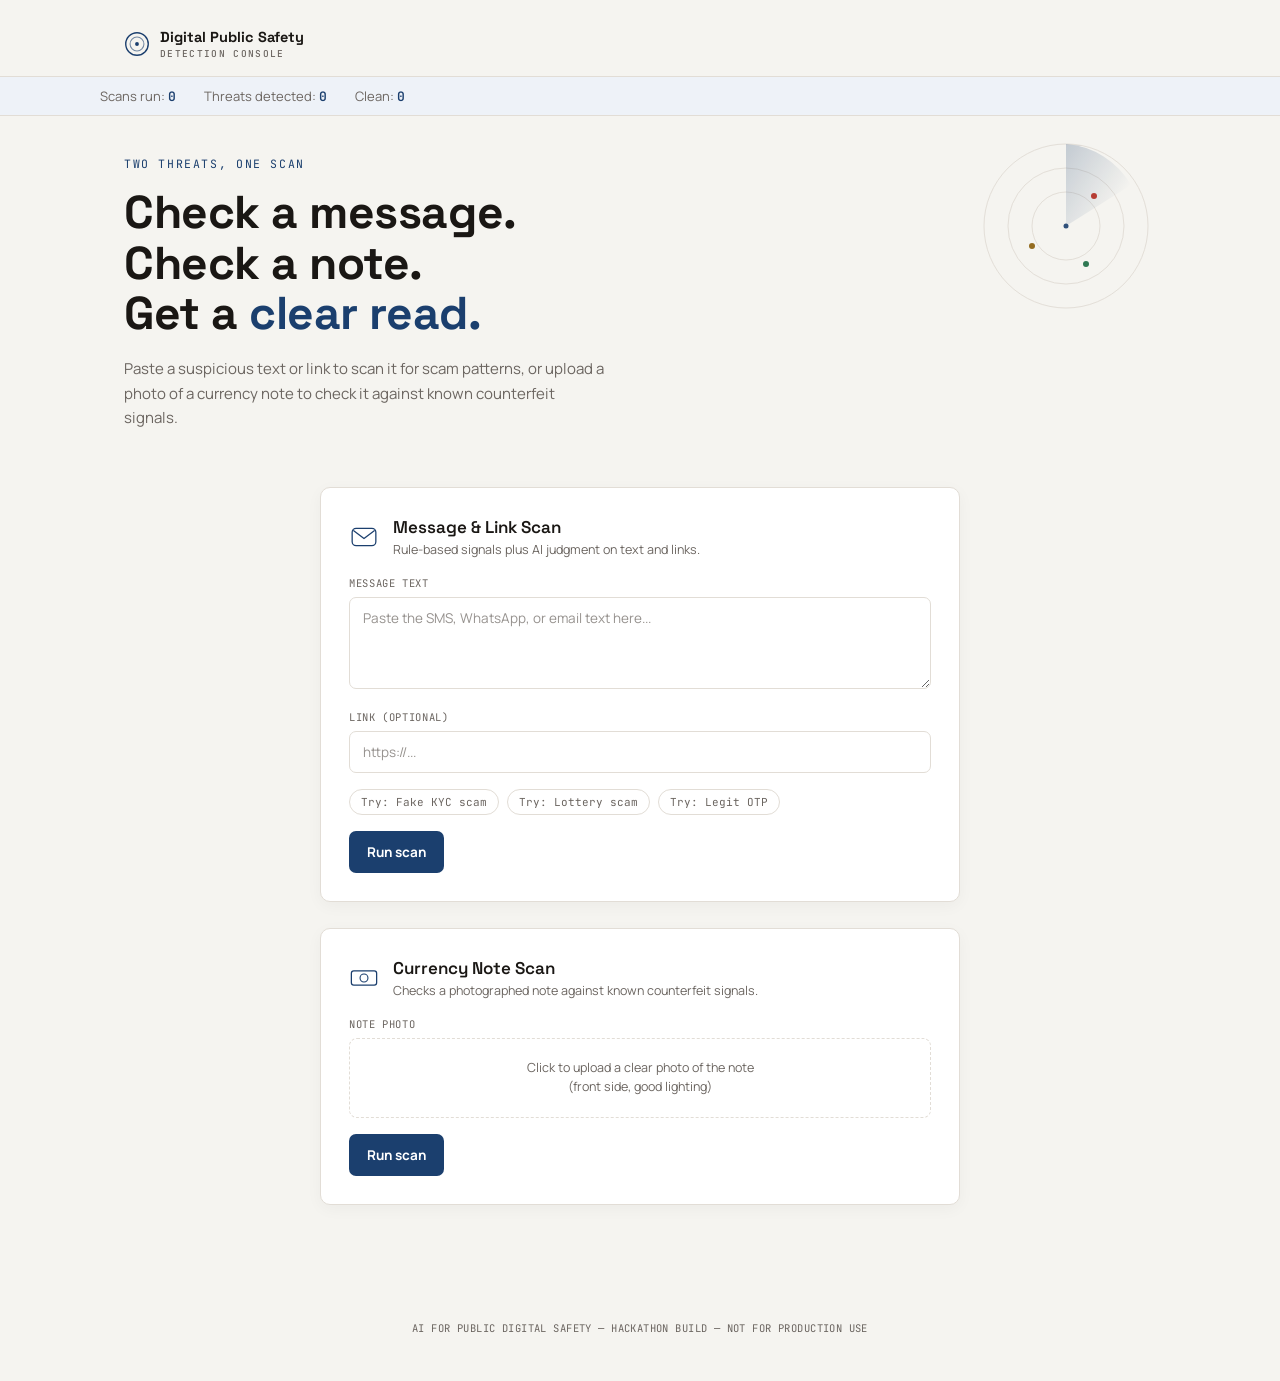
<file: frontend/index.html>
<!DOCTYPE html>
<html lang="en">
<head>
<meta charset="UTF-8">
<meta name="viewport" content="width=device-width, initial-scale=1.0">
<title>Digital Public Safety — Detection Console</title>
<link rel="preconnect" href="https://fonts.googleapis.com">
<link href="https://fonts.googleapis.com/css2?family=Space+Grotesk:wght@500;600;700&family=Manrope:wght@400;500;600;700&family=JetBrains+Mono:wght@500;600&display=swap" rel="stylesheet">
<style>
  :root{
    --bg:#F5F4F0;
    --panel:#FFFFFF;
    --line:#E2DDD6;
    --brand:#1B3F6E;
    --brand-light:#EEF2F8;
    --safe:#1A6B42;
    --alert:#B02A20;
    --pending:#8A5E0A;
    --text-hi:#1A1714;
    --text-dim:#6B6560;
  }
  *{box-sizing:border-box;}
  html,body{margin:0;padding:0;}
  body{
    background:var(--bg);
    color:var(--text-hi);
    font-family:'Manrope', sans-serif;
    min-height:100vh;
  }
  @media (prefers-reduced-motion: reduce){
    *{animation-duration:0.01ms !important; transition-duration:0.01ms !important;}
  }

  /* ---------- nav ---------- */
  nav{
    display:flex;
    align-items:center;
    gap:10px;
    max-width:1080px;
    margin:0 auto;
    padding:28px 24px 16px;
  }
  .brand-mark svg{width:26px; height:26px; display:block;}
  .brand-word{
    font-family:'Space Grotesk', sans-serif;
    font-weight:700;
    font-size:14.5px;
    color:var(--text-hi);
  }
  .brand-word small{
    display:block;
    font-family:'JetBrains Mono', monospace;
    font-weight:500;
    font-size:9.5px;
    letter-spacing:0.14em;
    color:var(--text-dim);
    margin-top:1px;
  }

  /* ---------- stats bar ---------- */
  .stats-bar{
    background:var(--brand-light);
    border-top:1px solid var(--line);
    border-bottom:1px solid var(--line);
    padding:10px 24px;
  }
  .stats-container{
    max-width:1080px;
    margin:0 auto;
    display:flex;
    align-items:center;
    gap:28px;
    font-size:13px;
    color:var(--text-dim);
  }
  .stat-num{
    font-family:'JetBrains Mono', monospace;
    font-weight:600;
    color:var(--brand);
  }
  @media (max-width:600px){
    .stats-container{gap:14px; font-size:12px; flex-wrap:wrap;}
  }

  /* ---------- hero ---------- */
  .hero{
    max-width:1080px;
    margin:0 auto;
    padding:40px 24px 10px;
    position:relative;
  }
  .radar-hero{
    position:absolute;
    top:20px; right:24px;
    width:180px; height:180px;
    opacity:0.9;
  }
  @media (max-width:760px){
    .radar-hero{ position:static; width:130px; height:130px; margin:0 0 18px; opacity:0.8; }
  }
  .radar-hero svg{width:100%; height:100%;}
  .radar-ring{fill:none; stroke:var(--line); stroke-width:1;}
  .radar-sweep{transform-origin:90px 90px; animation:sweep 5s linear infinite;}
  @keyframes sweep{to{transform:rotate(360deg);}}
  .radar-blip{animation:blip 2.6s ease-in-out infinite;}
  .radar-blip.b2{animation-delay:0.9s;}
  .radar-blip.b3{animation-delay:1.7s;}
  @keyframes blip{0%,100%{opacity:0;} 50%{opacity:1;}}

  .eyebrow{
    font-family:'JetBrains Mono', monospace;
    font-size:11.5px;
    letter-spacing:0.14em;
    text-transform:uppercase;
    color:var(--brand);
    margin-bottom:16px;
  }
  .hero h1{
    font-family:'Space Grotesk', sans-serif;
    font-weight:700;
    font-size:clamp(30px, 5vw, 46px);
    line-height:1.1;
    letter-spacing:-0.01em;
    margin:0 0 18px;
    max-width:600px;
    color:var(--text-hi);
  }
  .hero h1 em{color:var(--brand); font-style:normal;}
  .hero p{
    color:var(--text-dim);
    font-size:15px;
    line-height:1.65;
    max-width:480px;
    margin:0;
  }

  /* ---------- panels ---------- */
  .panels{
    max-width:1080px;
    margin:46px auto 0;
    padding:0 24px 90px;
  }
  .panel{
    background:var(--panel);
    border:1px solid var(--line);
    border-radius:10px;
    padding:28px;
    margin:0 auto 26px;
    max-width:640px;
    box-shadow:0 4px 16px rgba(0,0,0,0.04);
  }

  .panel-top{
    display:flex;
    align-items:center;
    gap:14px;
    margin-bottom:18px;
  }
  .panel-icon{width:30px; height:30px; flex-shrink:0;}
  .panel h2{
    font-family:'Space Grotesk', sans-serif;
    font-weight:600;
    font-size:17px;
    margin:0 0 3px;
    color:var(--text-hi);
  }
  .panel .sub{
    color:var(--text-dim);
    font-size:12.5px;
    margin:0;
  }

  label{
    display:block;
    font-family:'JetBrains Mono', monospace;
    font-size:10.5px;
    letter-spacing:0.06em;
    text-transform:uppercase;
    color:var(--text-dim);
    margin-bottom:7px;
  }
  .field{margin-bottom:16px;}
  textarea, input[type=text]{
    width:100%;
    background:#FFFFFF;
    border:1px solid var(--line);
    color:var(--text-hi);
    border-radius:7px;
    padding:11px 13px;
    font-family:'Manrope', sans-serif;
    font-size:13.5px;
    resize:vertical;
    transition:border-color 0.2s;
  }
  textarea{min-height:92px;}
  textarea:focus, input:focus, button:focus-visible, .dropzone:focus-within{
    outline:none;
    border-color:var(--brand);
  }
  ::placeholder{color:var(--text-dim); opacity:0.7;}

  /* ---------- sample pills ---------- */
  .sample-pills{
    display:flex;
    flex-wrap:wrap;
    gap:8px;
    margin-bottom:16px;
  }
  .sample-pill{
    background:transparent;
    border:1px solid var(--line);
    color:var(--text-dim);
    font-family:'JetBrains Mono', monospace;
    font-size:11px;
    padding:5px 11px;
    border-radius:20px;
    cursor:pointer;
    transition:border-color 0.2s, color 0.2s, background 0.2s;
  }
  .sample-pill:hover{
    border-color:var(--brand);
    color:var(--brand);
    background:var(--brand-light);
  }

  .dropzone{
    background:#FFFFFF;
    border:1.5px dashed var(--line);
    border-radius:8px;
    padding:20px;
    text-align:center;
    cursor:pointer;
    transition:border-color 0.2s, background 0.2s;
  }
  .dropzone:hover{border-color:var(--brand); background:var(--brand-light);}
  .dropzone p{margin:0; font-size:12.5px; color:var(--text-dim); line-height:1.5;}
  .dropzone.has-image{padding:10px;}
  .dropzone img{max-width:100%; max-height:150px; border-radius:6px; display:block; margin:0 auto;}

  button.action{
    background:var(--brand);
    color:#FFFFFF;
    border:none;
    border-radius:7px;
    padding:12px 18px;
    font-family:'Manrope', sans-serif;
    font-weight:700;
    font-size:13.5px;
    cursor:pointer;
    display:flex; align-items:center; justify-content:center; gap:8px;
    transition:background 0.2s;
  }
  button.action:hover{background:#122D50;}
  button.action:disabled{opacity:0.5; cursor:not-allowed;}
  .spinner{
    width:13px;height:13px;
    border:2px solid rgba(255,255,255,0.35);
    border-top-color:#FFFFFF;
    border-radius:50%;
    animation:spin .7s linear infinite;
    display:none;
  }
  button.action.loading .spinner{display:inline-block;}
  button.action.loading .btn-label{display:none;}
  @keyframes spin{to{transform:rotate(360deg);}}

  .error-msg{
    display:none;
    color:var(--alert);
    background:rgba(176,42,32,0.06);
    font-size:12.5px;
    margin-top:12px;
    padding:10px 12px;
    border-radius:6px;
    border-left:3px solid var(--alert);
  }
  .error-msg.show{display:block;}

  /* ---------- reading ---------- */
  .reading{
    display:none;
    margin-top:22px;
    padding-top:20px;
    border-top:1px solid var(--line);
    align-items:flex-start;
    gap:18px;
  }
  .reading.show{display:flex;}
  @media (max-width:420px){
    .reading.show{flex-direction:column; align-items:center; text-align:center;}
  }
  .gauge{width:70px; height:70px; flex-shrink:0; position:relative;}
  .gauge svg{width:100%; height:100%; transform:rotate(-90deg);}
  .gauge-track{fill:none; stroke:var(--line); stroke-width:6;}
  .gauge-fill{fill:none; stroke-width:6; stroke-linecap:round; transition:stroke-dashoffset 0.7s cubic-bezier(.4,0,.2,1);}
  .gauge-pct{
    position:absolute; inset:0;
    display:flex; align-items:center; justify-content:center;
    font-family:'JetBrains Mono', monospace;
    font-weight:600;
    font-size:12px;
    color:var(--text-hi);
  }
  .reading-body{flex:1; width:100%;}
  .verdict-badge{
    display:inline-block;
    font-family:'Space Grotesk', sans-serif;
    font-weight:700;
    font-size:13px;
    text-transform:uppercase;
    letter-spacing:0.03em;
    padding:4px 10px;
    border-radius:5px;
    margin-bottom:8px;
  }
  .verdict-badge.v-scam, .verdict-badge.v-fake{ background:rgba(176,42,32,0.1); color:var(--alert); }
  .verdict-badge.v-safe, .verdict-badge.v-real{ background:rgba(26,107,66,0.1); color:var(--safe); }
  .verdict-badge.v-suspicious{ background:rgba(138,94,10,0.1); color:var(--pending); }
  .reading-explain{font-size:13.5px; line-height:1.55; color:var(--text-hi);}
  .reading-tags{margin-top:9px; display:flex; flex-wrap:wrap; gap:6px;}
  .reading-tags span{
    font-family:'JetBrains Mono', monospace;
    font-size:10px;
    border:1px solid var(--line);
    background:var(--brand-light);
    padding:3px 8px;
    border-radius:5px;
    color:var(--brand);
  }

  /* ---------- signals breakdown ---------- */
  .signals-section{
    margin-top:16px;
    padding-top:14px;
    border-top:1px dashed var(--line);
  }
  .signals-title{
    font-family:'JetBrains Mono', monospace;
    font-size:10.5px;
    letter-spacing:0.06em;
    text-transform:uppercase;
    color:var(--text-dim);
    margin-bottom:10px;
  }
  .signal-row{
    display:flex;
    align-items:center;
    gap:8px;
    font-size:12.5px;
    color:var(--text-hi);
    margin-bottom:6px;
  }
  .signal-dot{
    width:7px;
    height:7px;
    border-radius:50%;
    flex-shrink:0;
  }
  .signal-dot.dot-heuristic{
    background:var(--alert);
  }
  .signal-dot.dot-llm{
    background:#2563EB;
  }

  footer{
    text-align:center;
    padding:0 20px 46px;
    font-family:'JetBrains Mono', monospace;
    font-size:10.5px;
    letter-spacing:0.04em;
    color:var(--text-dim);
  }
</style>
</head>
<body>

<nav>
  <div class="brand-mark">
    <svg viewBox="0 0 30 30"><circle cx="15" cy="15" r="13" fill="none" stroke="var(--brand)" stroke-width="1.6"/><circle cx="15" cy="15" r="8" fill="none" stroke="var(--brand)" stroke-width="1.2" opacity="0.6"/><circle cx="15" cy="15" r="2.2" fill="var(--brand)"/></svg>
  </div>
  <div class="brand-word">Digital Public Safety<small>DETECTION CONSOLE</small></div>
</nav>

<div class="stats-bar">
  <div class="stats-container">
    <div class="stat-item">Scans run: <span id="stat-scans" class="stat-num">0</span></div>
    <div class="stat-item">Threats detected: <span id="stat-threats" class="stat-num">0</span></div>
    <div class="stat-item">Clean: <span id="stat-clean" class="stat-num">0</span></div>
  </div>
</div>

<div class="hero">
  <div class="radar-hero">
    <svg viewBox="0 0 180 180">
      <circle class="radar-ring" cx="90" cy="90" r="34"/>
      <circle class="radar-ring" cx="90" cy="90" r="58"/>
      <circle class="radar-ring" cx="90" cy="90" r="82"/>
      <g class="radar-sweep">
        <path d="M90,90 L90,8 A82,82 0 0,1 155,49 Z" fill="url(#sweepGrad)"/>
      </g>
      <defs>
        <linearGradient id="sweepGrad" x1="90" y1="8" x2="155" y2="49" gradientUnits="userSpaceOnUse">
          <stop offset="0" stop-color="#1B3F6E" stop-opacity="0.25"/>
          <stop offset="1" stop-color="#1B3F6E" stop-opacity="0"/>
        </linearGradient>
      </defs>
      <circle class="radar-blip" cx="118" cy="60" r="3" fill="var(--alert)"/>
      <circle class="radar-blip b2" cx="56" cy="110" r="3" fill="var(--pending)"/>
      <circle class="radar-blip b3" cx="110" cy="128" r="3" fill="var(--safe)"/>
      <circle cx="90" cy="90" r="2.5" fill="var(--brand)"/>
    </svg>
  </div>

  <div class="eyebrow">Two threats, one scan</div>
  <h1>Check a message.<br>Check a note.<br>Get a <em>clear read.</em></h1>
  <p>Paste a suspicious text or link to scan it for scam patterns, or upload a photo of a currency note to check it against known counterfeit signals.</p>
</div>

<div class="panels">

  <section class="panel" id="panel-scam">
    <div class="panel-top">
      <svg class="panel-icon" viewBox="0 0 38 38" fill="none">
        <rect x="4" y="8" width="30" height="22" rx="5" stroke="var(--brand)" stroke-width="1.6"/>
        <path d="M6 11l13 10 13-10" stroke="var(--brand)" stroke-width="1.6" stroke-linecap="round" stroke-linejoin="round"/>
      </svg>
      <div>
        <h2>Message &amp; Link Scan</h2>
        <p class="sub">Rule-based signals plus AI judgment on text and links.</p>
      </div>
    </div>

    <div class="field">
      <label for="scam-text">Message text</label>
      <textarea id="scam-text" placeholder="Paste the SMS, WhatsApp, or email text here..."></textarea>
    </div>
    <div class="field">
      <label for="scam-url">Link (optional)</label>
      <input type="text" id="scam-url" placeholder="https://...">
    </div>

    <div class="sample-pills">
      <button type="button" class="sample-pill" onclick="loadSample('kyc')">Try: Fake KYC scam</button>
      <button type="button" class="sample-pill" onclick="loadSample('lottery')">Try: Lottery scam</button>
      <button type="button" class="sample-pill" onclick="loadSample('otp')">Try: Legit OTP</button>
    </div>

    <button class="action" id="scam-btn" onclick="checkScam()">
      <span class="spinner"></span>
      <span class="btn-label">Run scan</span>
    </button>

    <div class="error-msg" id="scam-error"></div>
    <div class="reading" id="scam-reading"></div>
  </section>

  <section class="panel" id="panel-currency">
    <div class="panel-top">
      <svg class="panel-icon" viewBox="0 0 38 38" fill="none">
        <rect x="3" y="10" width="32" height="18" rx="3" stroke="var(--brand)" stroke-width="1.6"/>
        <circle cx="19" cy="19" r="5" stroke="var(--brand)" stroke-width="1.4"/>
      </svg>
      <div>
        <h2>Currency Note Scan</h2>
        <p class="sub">Checks a photographed note against known counterfeit signals.</p>
      </div>
    </div>

    <div class="field">
      <label>Note photo</label>
      <div class="dropzone" id="currency-drop" onclick="document.getElementById('currency-file').click()" tabindex="0">
        <p id="currency-drop-text">Click to upload a clear photo of the note<br>(front side, good lighting)</p>
        <input type="file" id="currency-file" accept="image/*" style="display:none" onchange="previewCurrency(event)">
      </div>
    </div>

    <button class="action" id="currency-btn" onclick="checkCurrency()">
      <span class="spinner"></span>
      <span class="btn-label">Run scan</span>
    </button>

    <div class="error-msg" id="currency-error"></div>
    <div class="reading" id="currency-reading"></div>
  </section>

</div>

<footer>AI FOR PUBLIC DIGITAL SAFETY — HACKATHON BUILD — NOT FOR PRODUCTION USE</footer>

<script>
  const SCAM_API_URL = "/predict/scam";
  const CURRENCY_API_URL = "/predict";

  let currencyFile = null;
  const GAUGE_CIRC = 2 * Math.PI * 29; // r=29

  // Session Statistics Counters
  let scansRun = 0;
  let threatsDetected = 0;
  let cleanScans = 0;

  function updateStats(verdict){
    scansRun++;
    const v = (verdict || '').toLowerCase();
    if (v === 'scam' || v === 'fake' || v === 'suspicious') {
      threatsDetected++;
    } else if (v === 'safe' || v === 'real') {
      cleanScans++;
    }
    document.getElementById('stat-scans').textContent = scansRun;
    document.getElementById('stat-threats').textContent = threatsDetected;
    document.getElementById('stat-clean').textContent = cleanScans;
  }

  function loadSample(type){
    const scamText = document.getElementById('scam-text');
    const scamUrl = document.getElementById('scam-url');
    if (scamUrl) scamUrl.value = '';
    if (type === 'kyc') {
      scamText.value = "Dear Customer, your SBI account will be BLOCKED in 24 hours due to incomplete KYC. Update immediately: http://sbi-kyc-secure.xyz/verify Ignore at your own risk.";
    } else if (type === 'lottery') {
      scamText.value = "Congratulations! You've won Rs 15,00,000 in the Amazon Diwali Lucky Draw. Claim your prize within 24 hours: http://bit.ly/amzn-prize9 Call 9876543210 for assistance.";
    } else if (type === 'otp') {
      scamText.value = "SBI: Your OTP for transaction of Rs 2,500 at Amazon is 847291. Valid for 10 mins. Do NOT share this OTP with anyone including bank officials. -SBI";
    }
    checkScam();
  }

  function previewCurrency(e){
    const file = e.target.files[0];
    if (!file) return;
    currencyFile = file;
    const drop = document.getElementById('currency-drop');
    const reader = new FileReader();
    reader.onload = (ev) => {
      drop.classList.add('has-image');
      drop.innerHTML = `
        <img src="${ev.target.result}" alt="Uploaded note preview">
        <p style="margin-top:8px; font-size:12px; color:var(--text-dim);">Click to change photo</p>
        <input type="file" id="currency-file" accept="image/*" style="display:none" onchange="previewCurrency(event)">
      `;
    };
    reader.readAsDataURL(file);
  }

  function setLoading(btnId, isLoading){
    const btn = document.getElementById(btnId);
    btn.classList.toggle('loading', isLoading);
    btn.disabled = isLoading;
  }

  function showError(id, msg){
    const el = document.getElementById(id);
    el.textContent = msg;
    el.classList.add('show');
  }
  function clearError(id){ document.getElementById(id).classList.remove('show'); }

  function verdictInfo(verdict){
    const v = (verdict || '').toLowerCase();
    if (v === 'scam' || v === 'fake') return { cls:'v-scam', color:'#B02A20' };
    if (v === 'safe' || v === 'real') return { cls:'v-safe', color:'#1A6B42' };
    return { cls:'v-suspicious', color:'#8A5E0A' };
  }

  function mapSignalName(name) {
    if (name === 'urgency_language') return 'Urgency language';
    if (name === 'credential_or_otp_request') return 'OTP / credential request';
    if (name === 'prize_or_lottery_bait') return 'Prize / lottery bait';
    if (name === 'contains_phone_number') return 'Suspicious phone number';
    if (name.startsWith('shortened_url:')) return 'Shortened URL';
    if (name.startsWith('suspicious_tld:')) return 'Suspicious domain extension';
    if (name.startsWith('lookalike_domain:')) return 'Lookalike / typosquat domain';
    return name;
  }

  function parseSignal(rawSignal) {
    const isHeuristic = typeof rawSignal === 'string' && rawSignal.startsWith('heuristic:');
    let clean = isHeuristic ? rawSignal.slice(10) : String(rawSignal);
    let label = mapSignalName(clean);
    return { label, isHeuristic };
  }

  function renderReading(elId, { verdict, confidence, explanation, tags, rawSignals }){
    const el = document.getElementById(elId);
    const pct = Math.round((confidence || 0) * 100);
    const info = verdictInfo(verdict);
    const offset = GAUGE_CIRC * (1 - pct / 100);

    let signalsHtml = '';
    if (rawSignals && rawSignals.length > 0) {
      const rowsHtml = rawSignals.map(sig => {
        const { label, isHeuristic } = parseSignal(sig);
        const dotClass = isHeuristic ? 'dot-heuristic' : 'dot-llm';
        return `
          <div class="signal-row">
            <span class="signal-dot ${dotClass}"></span>
            <span>${label}</span>
          </div>
        `;
      }).join('');

      signalsHtml = `
        <div class="signals-section">
          <div class="signals-title">Signals Detected</div>
          <div class="signals-list">
            ${rowsHtml}
          </div>
        </div>
      `;
    }

    el.innerHTML = `
      <div class="gauge">
        <svg viewBox="0 0 70 70">
          <circle class="gauge-track" cx="35" cy="35" r="29"/>
          <circle class="gauge-fill" cx="35" cy="35" r="29"
            stroke="${info.color}"
            stroke-dasharray="${GAUGE_CIRC}"
            stroke-dashoffset="${GAUGE_CIRC}"/>
        </svg>
        <div class="gauge-pct">${pct}%</div>
      </div>
      <div class="reading-body">
        <span class="verdict-badge ${info.cls}">${verdict}</span>
        <div class="reading-explain">${explanation}</div>
        ${tags && tags.length ? `<div class="reading-tags">${tags.map(t => `<span>${t}</span>`).join('')}</div>` : ''}
        ${signalsHtml}
      </div>
    `;
    el.classList.add('show');
    requestAnimationFrame(() => {
      el.querySelector('.gauge-fill').style.strokeDashoffset = offset;
    });
  }

  async function checkScam(){
    const text = document.getElementById('scam-text').value.trim();
    const url = document.getElementById('scam-url').value.trim();
    clearError('scam-error');
    document.getElementById('scam-reading').classList.remove('show');

    if (!text){ showError('scam-error', 'Enter a message to scan.'); return; }

    setLoading('scam-btn', true);
    try{
      const res = await fetch(SCAM_API_URL, {
        method:'POST',
        headers:{'Content-Type':'application/json'},
        body: JSON.stringify({ text, urls: url ? [url] : undefined }),
      });
      if (!res.ok) throw new Error(`server returned ${res.status}`);
      const data = await res.json();
      updateStats(data.verdict);
      const signals = (data.raw_output && data.raw_output.key_signals) || [];
      renderReading('scam-reading', {
        verdict: data.verdict,
        confidence: data.confidence,
        explanation: data.explanation,
        tags: signals.slice(0, 4),
        rawSignals: signals,
      });
    }catch(err){
      showError('scam-error', `Couldn't reach the scan service at ${SCAM_API_URL} (${err.message}).`);
    }finally{
      setLoading('scam-btn', false);
    }
  }

  async function checkCurrency(){
    clearError('currency-error');
    document.getElementById('currency-reading').classList.remove('show');

    if (!currencyFile){ showError('currency-error', 'Upload a note photo first.'); return; }

    setLoading('currency-btn', true);
    try{
      const formData = new FormData();
      formData.append('file', currencyFile);
      const res = await fetch(CURRENCY_API_URL, { method:'POST', body:formData, headers:{'ngrok-skip-browser-warning':'true'} });
      if (!res.ok) throw new Error(`server returned ${res.status}`);
      const data = await res.json();
      updateStats(data.verdict);
      renderReading('currency-reading', {
        verdict: data.verdict,
        confidence: data.confidence,
        explanation: data.verdict === 'fake'
          ? 'This note shows visual signs inconsistent with genuine currency features.'
          : "This note's visual features are consistent with genuine currency.",
        tags: [`raw score ${data.raw_score !== undefined ? data.raw_score.toFixed(3) : '—'}`],
      });
    }catch(err){
      showError('currency-error', `Couldn't reach the scan service at ${CURRENCY_API_URL} (${err.message}).`);
    }finally{
      setLoading('currency-btn', false);
    }
  }
</script>

</body>
</html>
</file>
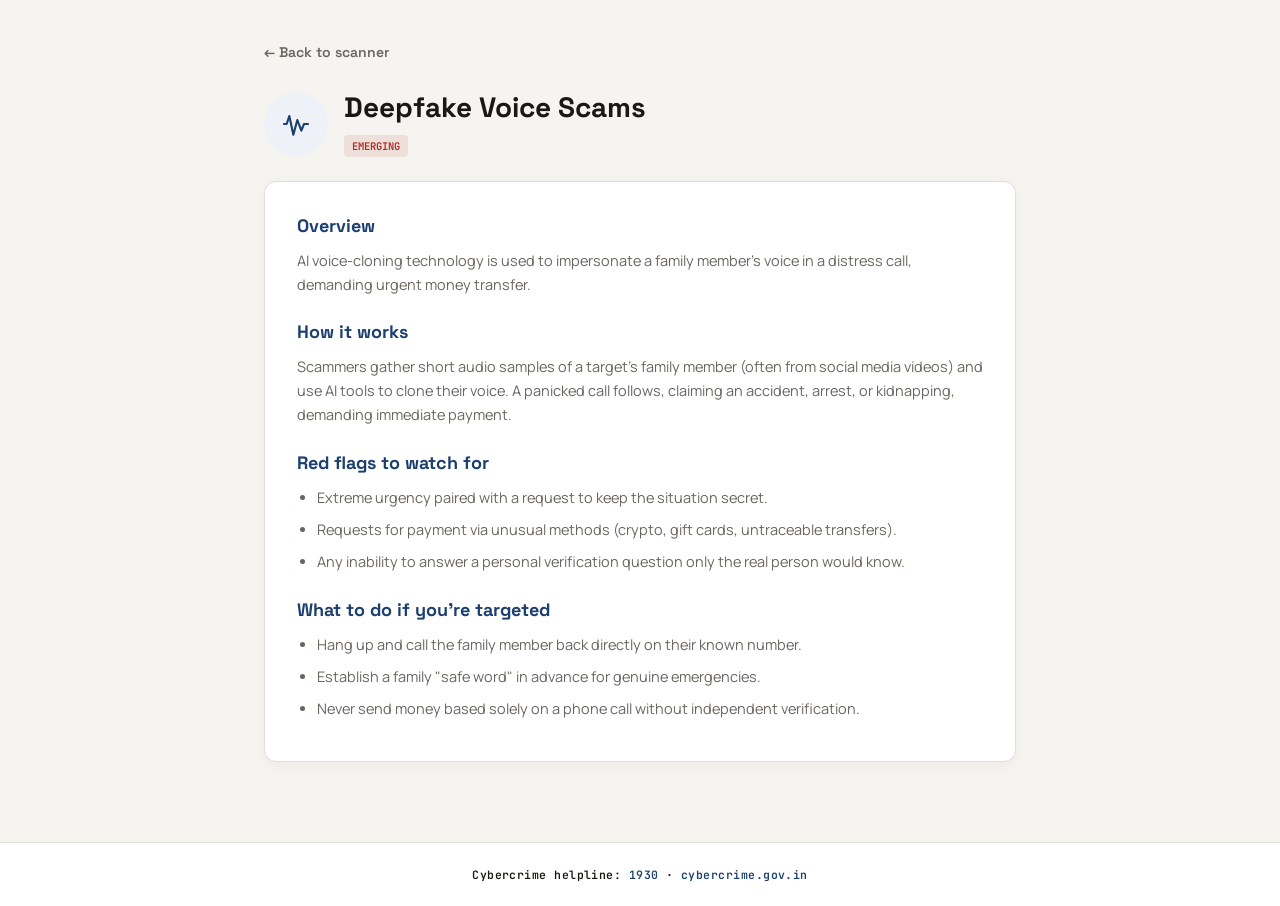
<file: frontend/scams/deepfake-voice.html>
<!DOCTYPE html>
<html lang="en">
<head>
<meta charset="UTF-8">
<meta name="viewport" content="width=device-width, initial-scale=1.0">
<title>Deepfake Voice Scams — Digital Public Safety</title>
<link rel="preconnect" href="https://fonts.googleapis.com">
<link href="https://fonts.googleapis.com/css2?family=Space+Grotesk:wght@500;600;700&family=Manrope:wght@400;500;600;700&family=JetBrains+Mono:wght@500;600&display=swap" rel="stylesheet">
<link rel="stylesheet" href="shared.css">
</head>
<body>

<div class="container">
  <a href="/" class="back-link">← Back to scanner</a>
  <div class="scam-header">
    <div class="icon-badge">
      <svg viewBox="0 0 24 24"><path d="M3 12h2l2-6 3 14 3-11 3 8 2-5h3"/></svg>
    </div>
    <div>
      <h1>Deepfake Voice Scams</h1>
      <span class="sidebar-tag ">Emerging</span>
    </div>
  </div>
  
  <div class="content-section">
    <h2>Overview</h2>
    <p>AI voice-cloning technology is used to impersonate a family member's voice in a distress call, demanding urgent money transfer.</p>
    
    <h2>How it works</h2>
    <p>Scammers gather short audio samples of a target's family member (often from social media videos) and use AI tools to clone their voice. A panicked call follows, claiming an accident, arrest, or kidnapping, demanding immediate payment.</p>
    
    <h2>Red flags to watch for</h2>
    <ul>
      <li>Extreme urgency paired with a request to keep the situation secret.</li>
      <li>Requests for payment via unusual methods (crypto, gift cards, untraceable transfers).</li>
      <li>Any inability to answer a personal verification question only the real person would know.</li>
    </ul>
    
    <h2>What to do if you're targeted</h2>
    <ul>
      <li>Hang up and call the family member back directly on their known number.</li>
      <li>Establish a family "safe word" in advance for genuine emergencies.</li>
      <li>Never send money based solely on a phone call without independent verification.</li>
    </ul>
  </div>
</div>

<footer>Cybercrime helpline: <a href="tel:1930">1930</a> · <a href="https://cybercrime.gov.in" target="_blank" rel="noopener">cybercrime.gov.in</a></footer>

</body>
</html>
</file>
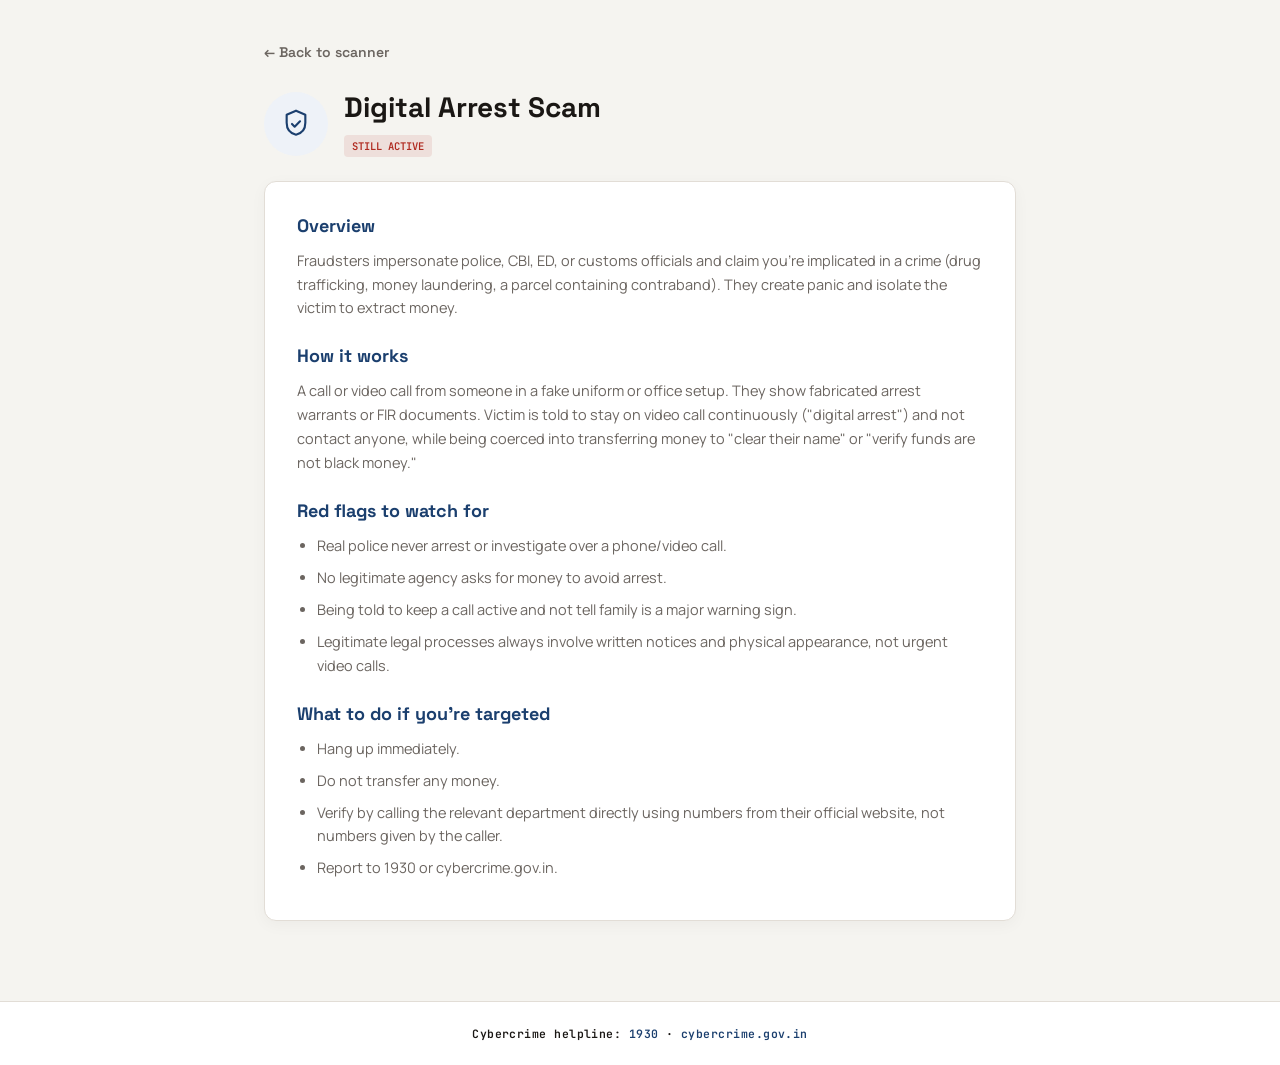
<file: frontend/scams/digital-arrest.html>
<!DOCTYPE html>
<html lang="en">
<head>
<meta charset="UTF-8">
<meta name="viewport" content="width=device-width, initial-scale=1.0">
<title>Digital Arrest Scam — Digital Public Safety</title>
<link rel="preconnect" href="https://fonts.googleapis.com">
<link href="https://fonts.googleapis.com/css2?family=Space+Grotesk:wght@500;600;700&family=Manrope:wght@400;500;600;700&family=JetBrains+Mono:wght@500;600&display=swap" rel="stylesheet">
<link rel="stylesheet" href="shared.css">
</head>
<body>

<div class="container">
  <a href="/" class="back-link">← Back to scanner</a>
  <div class="scam-header">
    <div class="icon-badge">
      <svg viewBox="0 0 24 24"><path d="M12 2l7 3v6c0 5-3 8-7 9-4-1-7-4-7-9V5l7-3z"/><path d="M9 12l2 2 4-4"/></svg>
    </div>
    <div>
      <h1>Digital Arrest Scam</h1>
      <span class="sidebar-tag ">Still Active</span>
    </div>
  </div>
  
  <div class="content-section">
    <h2>Overview</h2>
    <p>Fraudsters impersonate police, CBI, ED, or customs officials and claim you're implicated in a crime (drug trafficking, money laundering, a parcel containing contraband). They create panic and isolate the victim to extract money.</p>
    
    <h2>How it works</h2>
    <p>A call or video call from someone in a fake uniform or office setup. They show fabricated arrest warrants or FIR documents. Victim is told to stay on video call continuously ("digital arrest") and not contact anyone, while being coerced into transferring money to "clear their name" or "verify funds are not black money."</p>
    
    <h2>Red flags to watch for</h2>
    <ul>
      <li>Real police never arrest or investigate over a phone/video call.</li>
      <li>No legitimate agency asks for money to avoid arrest.</li>
      <li>Being told to keep a call active and not tell family is a major warning sign.</li>
      <li>Legitimate legal processes always involve written notices and physical appearance, not urgent video calls.</li>
    </ul>
    
    <h2>What to do if you're targeted</h2>
    <ul>
      <li>Hang up immediately.</li>
      <li>Do not transfer any money.</li>
      <li>Verify by calling the relevant department directly using numbers from their official website, not numbers given by the caller.</li>
      <li>Report to 1930 or cybercrime.gov.in.</li>
    </ul>
  </div>
</div>

<footer>Cybercrime helpline: <a href="tel:1930">1930</a> · <a href="https://cybercrime.gov.in" target="_blank" rel="noopener">cybercrime.gov.in</a></footer>

</body>
</html>
</file>
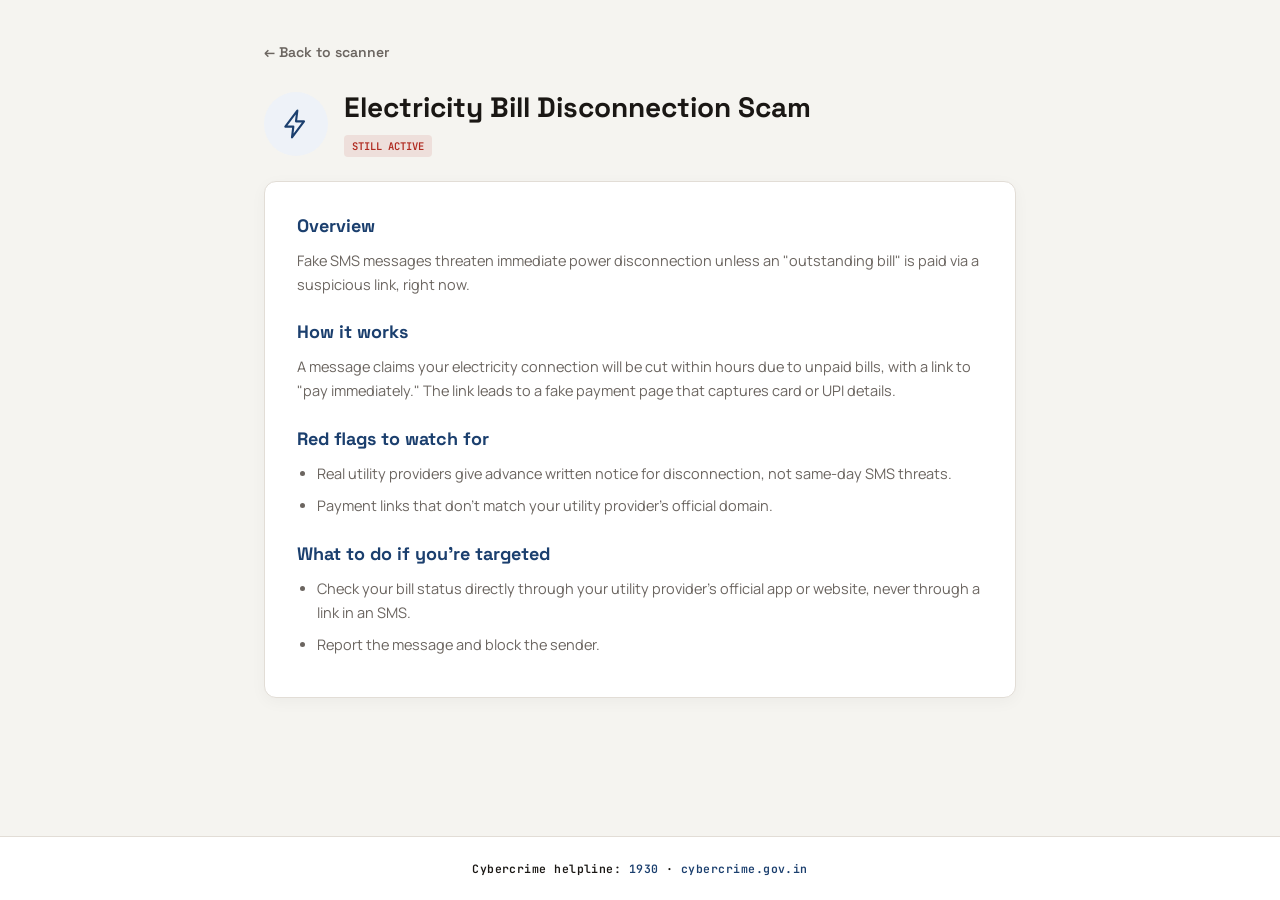
<file: frontend/scams/electricity-bill.html>
<!DOCTYPE html>
<html lang="en">
<head>
<meta charset="UTF-8">
<meta name="viewport" content="width=device-width, initial-scale=1.0">
<title>Electricity Bill Disconnection Scam — Digital Public Safety</title>
<link rel="preconnect" href="https://fonts.googleapis.com">
<link href="https://fonts.googleapis.com/css2?family=Space+Grotesk:wght@500;600;700&family=Manrope:wght@400;500;600;700&family=JetBrains+Mono:wght@500;600&display=swap" rel="stylesheet">
<link rel="stylesheet" href="shared.css">
</head>
<body>

<div class="container">
  <a href="/" class="back-link">← Back to scanner</a>
  <div class="scam-header">
    <div class="icon-badge">
      <svg viewBox="0 0 24 24"><path d="M13 2L4 14h6l-1 8 9-12h-6l1-8z"/></svg>
    </div>
    <div>
      <h1>Electricity Bill Disconnection Scam</h1>
      <span class="sidebar-tag ">Still Active</span>
    </div>
  </div>
  
  <div class="content-section">
    <h2>Overview</h2>
    <p>Fake SMS messages threaten immediate power disconnection unless an "outstanding bill" is paid via a suspicious link, right now.</p>
    
    <h2>How it works</h2>
    <p>A message claims your electricity connection will be cut within hours due to unpaid bills, with a link to "pay immediately." The link leads to a fake payment page that captures card or UPI details.</p>
    
    <h2>Red flags to watch for</h2>
    <ul>
      <li>Real utility providers give advance written notice for disconnection, not same-day SMS threats.</li>
      <li>Payment links that don't match your utility provider's official domain.</li>
    </ul>
    
    <h2>What to do if you're targeted</h2>
    <ul>
      <li>Check your bill status directly through your utility provider's official app or website, never through a link in an SMS.</li>
      <li>Report the message and block the sender.</li>
    </ul>
  </div>
</div>

<footer>Cybercrime helpline: <a href="tel:1930">1930</a> · <a href="https://cybercrime.gov.in" target="_blank" rel="noopener">cybercrime.gov.in</a></footer>

</body>
</html>
</file>
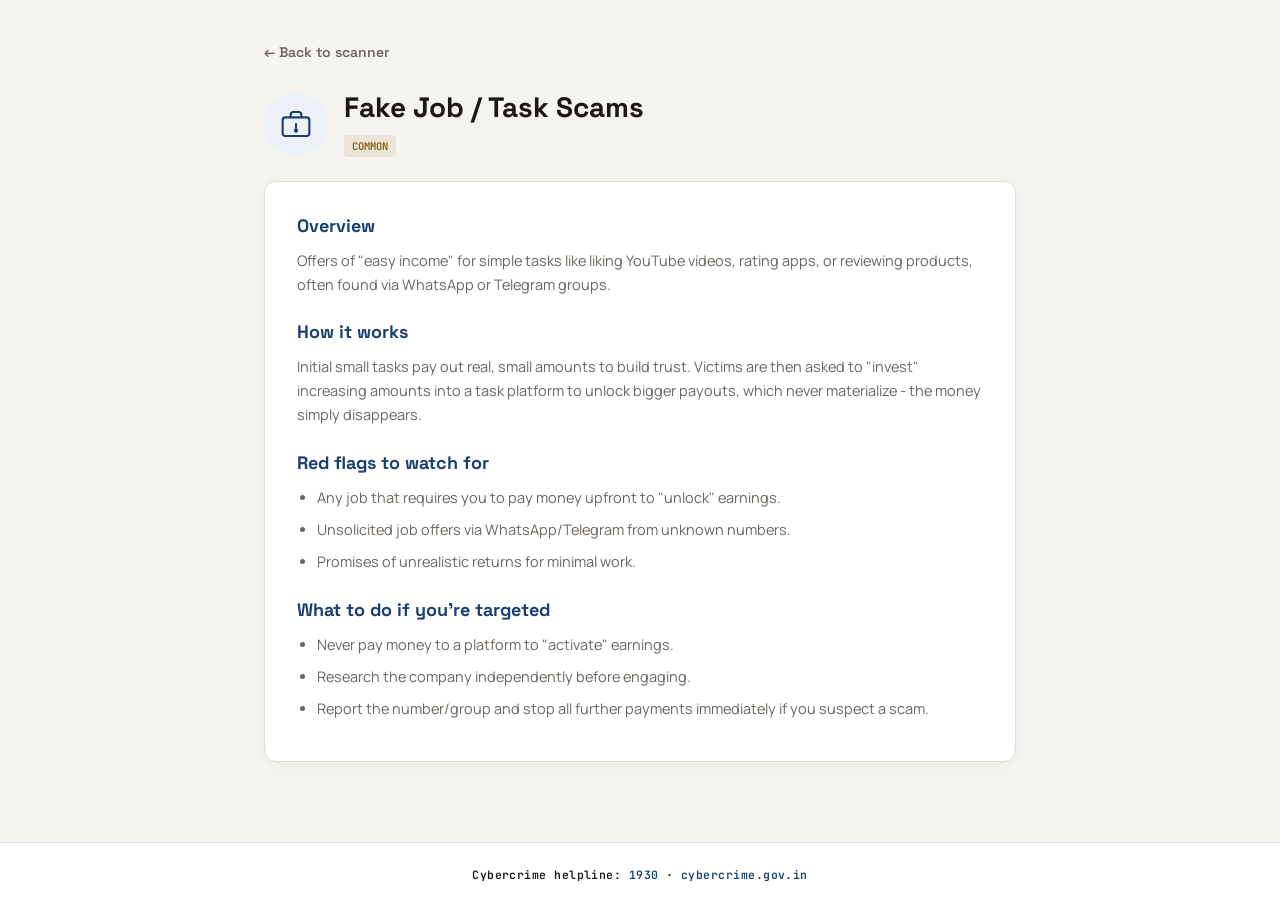
<file: frontend/scams/fake-jobs.html>
<!DOCTYPE html>
<html lang="en">
<head>
<meta charset="UTF-8">
<meta name="viewport" content="width=device-width, initial-scale=1.0">
<title>Fake Job / Task Scams — Digital Public Safety</title>
<link rel="preconnect" href="https://fonts.googleapis.com">
<link href="https://fonts.googleapis.com/css2?family=Space+Grotesk:wght@500;600;700&family=Manrope:wght@400;500;600;700&family=JetBrains+Mono:wght@500;600&display=swap" rel="stylesheet">
<link rel="stylesheet" href="shared.css">
</head>
<body>

<div class="container">
  <a href="/" class="back-link">← Back to scanner</a>
  <div class="scam-header">
    <div class="icon-badge">
      <svg viewBox="0 0 24 24"><rect x="2" y="7" width="20" height="14" rx="2"/><path d="M8 7V5a2 2 0 0 1 2-2h4a2 2 0 0 1 2 2v2"/><path d="M12 12v3"/><circle cx="12" cy="17" r="0.8" fill="currentColor"/></svg>
    </div>
    <div>
      <h1>Fake Job / Task Scams</h1>
      <span class="sidebar-tag amber">Common</span>
    </div>
  </div>
  
  <div class="content-section">
    <h2>Overview</h2>
    <p>Offers of "easy income" for simple tasks like liking YouTube videos, rating apps, or reviewing products, often found via WhatsApp or Telegram groups.</p>
    
    <h2>How it works</h2>
    <p>Initial small tasks pay out real, small amounts to build trust. Victims are then asked to "invest" increasing amounts into a task platform to unlock bigger payouts, which never materialize - the money simply disappears.</p>
    
    <h2>Red flags to watch for</h2>
    <ul>
      <li>Any job that requires you to pay money upfront to "unlock" earnings.</li>
      <li>Unsolicited job offers via WhatsApp/Telegram from unknown numbers.</li>
      <li>Promises of unrealistic returns for minimal work.</li>
    </ul>
    
    <h2>What to do if you're targeted</h2>
    <ul>
      <li>Never pay money to a platform to "activate" earnings.</li>
      <li>Research the company independently before engaging.</li>
      <li>Report the number/group and stop all further payments immediately if you suspect a scam.</li>
    </ul>
  </div>
</div>

<footer>Cybercrime helpline: <a href="tel:1930">1930</a> · <a href="https://cybercrime.gov.in" target="_blank" rel="noopener">cybercrime.gov.in</a></footer>

</body>
</html>
</file>
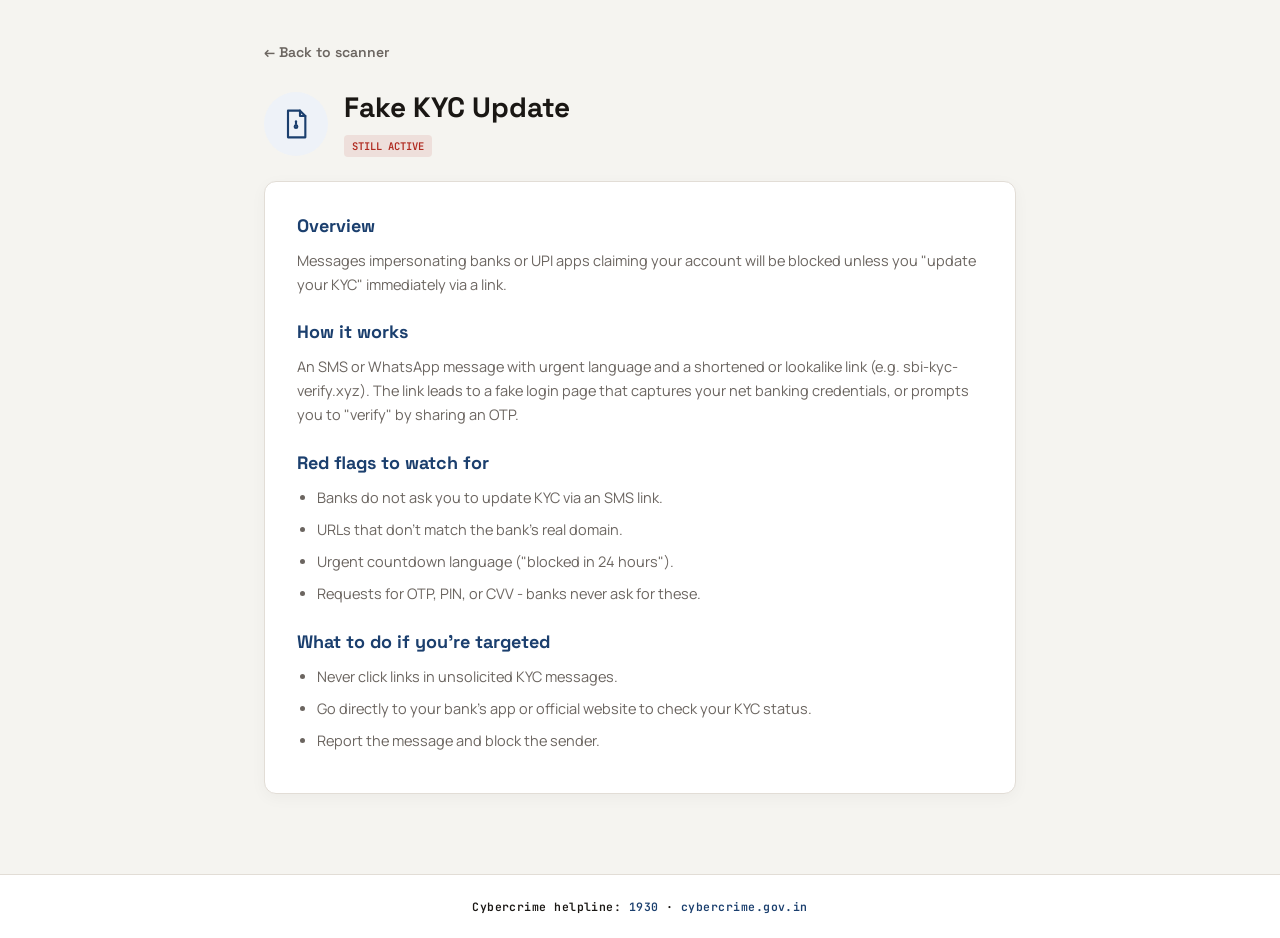
<file: frontend/scams/fake-kyc.html>
<!DOCTYPE html>
<html lang="en">
<head>
<meta charset="UTF-8">
<meta name="viewport" content="width=device-width, initial-scale=1.0">
<title>Fake KYC Update — Digital Public Safety</title>
<link rel="preconnect" href="https://fonts.googleapis.com">
<link href="https://fonts.googleapis.com/css2?family=Space+Grotesk:wght@500;600;700&family=Manrope:wght@400;500;600;700&family=JetBrains+Mono:wght@500;600&display=swap" rel="stylesheet">
<link rel="stylesheet" href="shared.css">
</head>
<body>

<div class="container">
  <a href="/" class="back-link">← Back to scanner</a>
  <div class="scam-header">
    <div class="icon-badge">
      <svg viewBox="0 0 24 24"><path d="M6 2h9l4 4v16H6z"/><path d="M15 2v4h4"/><circle cx="12" cy="14" r="1"/><path d="M12 10v2"/></svg>
    </div>
    <div>
      <h1>Fake KYC Update</h1>
      <span class="sidebar-tag ">Still Active</span>
    </div>
  </div>
  
  <div class="content-section">
    <h2>Overview</h2>
    <p>Messages impersonating banks or UPI apps claiming your account will be blocked unless you "update your KYC" immediately via a link.</p>
    
    <h2>How it works</h2>
    <p>An SMS or WhatsApp message with urgent language and a shortened or lookalike link (e.g. sbi-kyc-verify.xyz). The link leads to a fake login page that captures your net banking credentials, or prompts you to "verify" by sharing an OTP.</p>
    
    <h2>Red flags to watch for</h2>
    <ul>
      <li>Banks do not ask you to update KYC via an SMS link.</li>
      <li>URLs that don't match the bank's real domain.</li>
      <li>Urgent countdown language ("blocked in 24 hours").</li>
      <li>Requests for OTP, PIN, or CVV - banks never ask for these.</li>
    </ul>
    
    <h2>What to do if you're targeted</h2>
    <ul>
      <li>Never click links in unsolicited KYC messages.</li>
      <li>Go directly to your bank's app or official website to check your KYC status.</li>
      <li>Report the message and block the sender.</li>
    </ul>
  </div>
</div>

<footer>Cybercrime helpline: <a href="tel:1930">1930</a> · <a href="https://cybercrime.gov.in" target="_blank" rel="noopener">cybercrime.gov.in</a></footer>

</body>
</html>
</file>
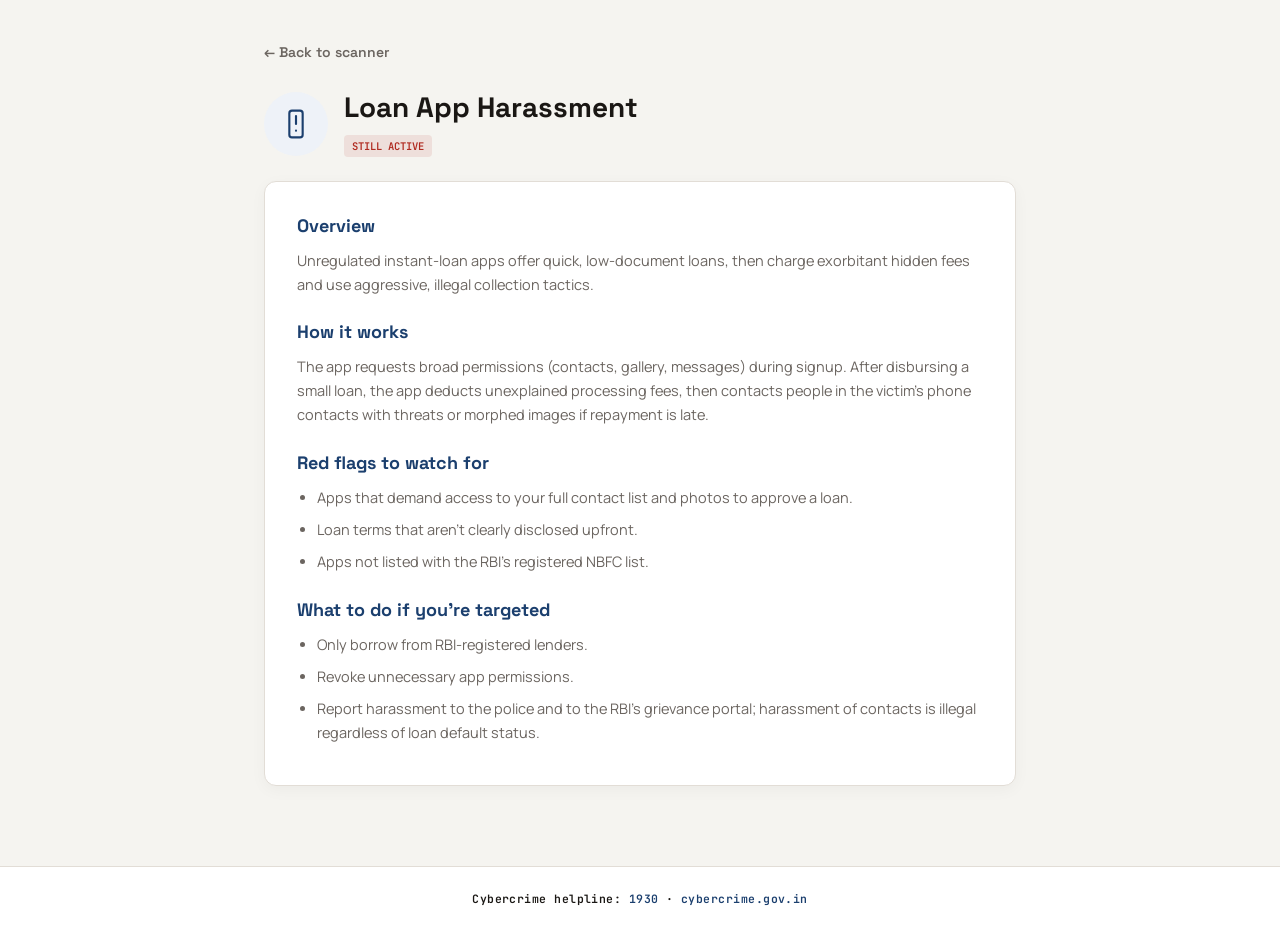
<file: frontend/scams/loan-apps.html>
<!DOCTYPE html>
<html lang="en">
<head>
<meta charset="UTF-8">
<meta name="viewport" content="width=device-width, initial-scale=1.0">
<title>Loan App Harassment — Digital Public Safety</title>
<link rel="preconnect" href="https://fonts.googleapis.com">
<link href="https://fonts.googleapis.com/css2?family=Space+Grotesk:wght@500;600;700&family=Manrope:wght@400;500;600;700&family=JetBrains+Mono:wght@500;600&display=swap" rel="stylesheet">
<link rel="stylesheet" href="shared.css">
</head>
<body>

<div class="container">
  <a href="/" class="back-link">← Back to scanner</a>
  <div class="scam-header">
    <div class="icon-badge">
      <svg viewBox="0 0 24 24"><rect x="7" y="2" width="10" height="20" rx="2"/><path d="M12 17v.01"/><path d="M12 6v6"/></svg>
    </div>
    <div>
      <h1>Loan App Harassment</h1>
      <span class="sidebar-tag ">Still Active</span>
    </div>
  </div>
  
  <div class="content-section">
    <h2>Overview</h2>
    <p>Unregulated instant-loan apps offer quick, low-document loans, then charge exorbitant hidden fees and use aggressive, illegal collection tactics.</p>
    
    <h2>How it works</h2>
    <p>The app requests broad permissions (contacts, gallery, messages) during signup. After disbursing a small loan, the app deducts unexplained processing fees, then contacts people in the victim's phone contacts with threats or morphed images if repayment is late.</p>
    
    <h2>Red flags to watch for</h2>
    <ul>
      <li>Apps that demand access to your full contact list and photos to approve a loan.</li>
      <li>Loan terms that aren't clearly disclosed upfront.</li>
      <li>Apps not listed with the RBI's registered NBFC list.</li>
    </ul>
    
    <h2>What to do if you're targeted</h2>
    <ul>
      <li>Only borrow from RBI-registered lenders.</li>
      <li>Revoke unnecessary app permissions.</li>
      <li>Report harassment to the police and to the RBI's grievance portal; harassment of contacts is illegal regardless of loan default status.</li>
    </ul>
  </div>
</div>

<footer>Cybercrime helpline: <a href="tel:1930">1930</a> · <a href="https://cybercrime.gov.in" target="_blank" rel="noopener">cybercrime.gov.in</a></footer>

</body>
</html>
</file>
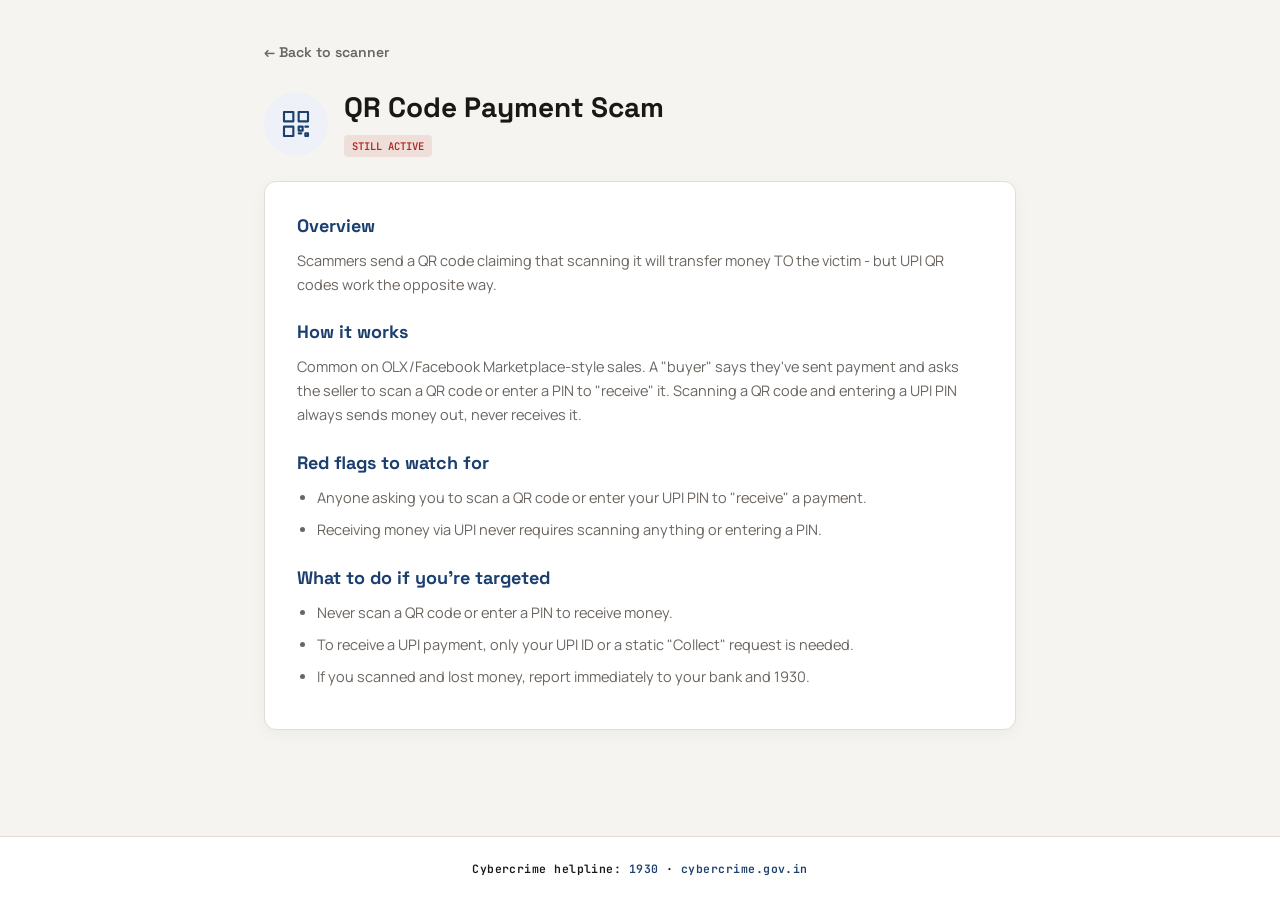
<file: frontend/scams/qr-code.html>
<!DOCTYPE html>
<html lang="en">
<head>
<meta charset="UTF-8">
<meta name="viewport" content="width=device-width, initial-scale=1.0">
<title>QR Code Payment Scam — Digital Public Safety</title>
<link rel="preconnect" href="https://fonts.googleapis.com">
<link href="https://fonts.googleapis.com/css2?family=Space+Grotesk:wght@500;600;700&family=Manrope:wght@400;500;600;700&family=JetBrains+Mono:wght@500;600&display=swap" rel="stylesheet">
<link rel="stylesheet" href="shared.css">
</head>
<body>

<div class="container">
  <a href="/" class="back-link">← Back to scanner</a>
  <div class="scam-header">
    <div class="icon-badge">
      <svg viewBox="0 0 24 24"><rect x="3" y="3" width="7" height="7"/><rect x="14" y="3" width="7" height="7"/><rect x="3" y="14" width="7" height="7"/><path d="M14 14h3v3h-3zM19 14h2M14 19h2M19 19h2v2h-2z"/></svg>
    </div>
    <div>
      <h1>QR Code Payment Scam</h1>
      <span class="sidebar-tag ">Still Active</span>
    </div>
  </div>
  
  <div class="content-section">
    <h2>Overview</h2>
    <p>Scammers send a QR code claiming that scanning it will transfer money TO the victim - but UPI QR codes work the opposite way.</p>
    
    <h2>How it works</h2>
    <p>Common on OLX/Facebook Marketplace-style sales. A "buyer" says they've sent payment and asks the seller to scan a QR code or enter a PIN to "receive" it. Scanning a QR code and entering a UPI PIN always sends money out, never receives it.</p>
    
    <h2>Red flags to watch for</h2>
    <ul>
      <li>Anyone asking you to scan a QR code or enter your UPI PIN to "receive" a payment.</li>
      <li>Receiving money via UPI never requires scanning anything or entering a PIN.</li>
    </ul>
    
    <h2>What to do if you're targeted</h2>
    <ul>
      <li>Never scan a QR code or enter a PIN to receive money.</li>
      <li>To receive a UPI payment, only your UPI ID or a static "Collect" request is needed.</li>
      <li>If you scanned and lost money, report immediately to your bank and 1930.</li>
    </ul>
  </div>
</div>

<footer>Cybercrime helpline: <a href="tel:1930">1930</a> · <a href="https://cybercrime.gov.in" target="_blank" rel="noopener">cybercrime.gov.in</a></footer>

</body>
</html>
</file>
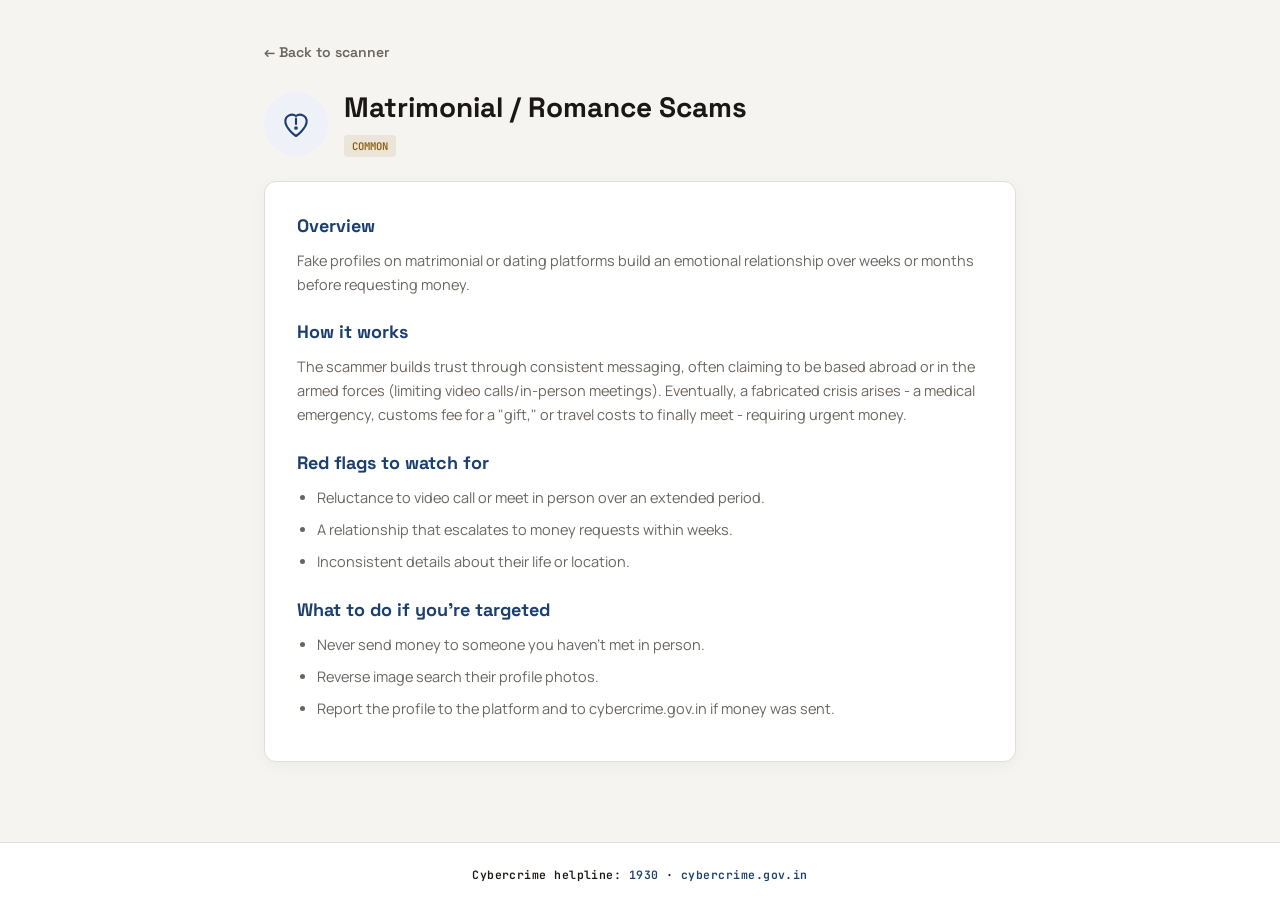
<file: frontend/scams/romance-scam.html>
<!DOCTYPE html>
<html lang="en">
<head>
<meta charset="UTF-8">
<meta name="viewport" content="width=device-width, initial-scale=1.0">
<title>Matrimonial / Romance Scams — Digital Public Safety</title>
<link rel="preconnect" href="https://fonts.googleapis.com">
<link href="https://fonts.googleapis.com/css2?family=Space+Grotesk:wght@500;600;700&family=Manrope:wght@400;500;600;700&family=JetBrains+Mono:wght@500;600&display=swap" rel="stylesheet">
<link rel="stylesheet" href="shared.css">
</head>
<body>

<div class="container">
  <a href="/" class="back-link">← Back to scanner</a>
  <div class="scam-header">
    <div class="icon-badge">
      <svg viewBox="0 0 24 24"><path d="M12 21s-8-5.5-8-11a5 5 0 0 1 8-4 5 5 0 0 1 8 4c0 5.5-8 11-8 11z"/><path d="M12 8v4"/><circle cx="12" cy="15" r="0.6" fill="currentColor"/></svg>
    </div>
    <div>
      <h1>Matrimonial / Romance Scams</h1>
      <span class="sidebar-tag amber">Common</span>
    </div>
  </div>
  
  <div class="content-section">
    <h2>Overview</h2>
    <p>Fake profiles on matrimonial or dating platforms build an emotional relationship over weeks or months before requesting money.</p>
    
    <h2>How it works</h2>
    <p>The scammer builds trust through consistent messaging, often claiming to be based abroad or in the armed forces (limiting video calls/in-person meetings). Eventually, a fabricated crisis arises - a medical emergency, customs fee for a "gift," or travel costs to finally meet - requiring urgent money.</p>
    
    <h2>Red flags to watch for</h2>
    <ul>
      <li>Reluctance to video call or meet in person over an extended period.</li>
      <li>A relationship that escalates to money requests within weeks.</li>
      <li>Inconsistent details about their life or location.</li>
    </ul>
    
    <h2>What to do if you're targeted</h2>
    <ul>
      <li>Never send money to someone you haven't met in person.</li>
      <li>Reverse image search their profile photos.</li>
      <li>Report the profile to the platform and to cybercrime.gov.in if money was sent.</li>
    </ul>
  </div>
</div>

<footer>Cybercrime helpline: <a href="tel:1930">1930</a> · <a href="https://cybercrime.gov.in" target="_blank" rel="noopener">cybercrime.gov.in</a></footer>

</body>
</html>
</file>
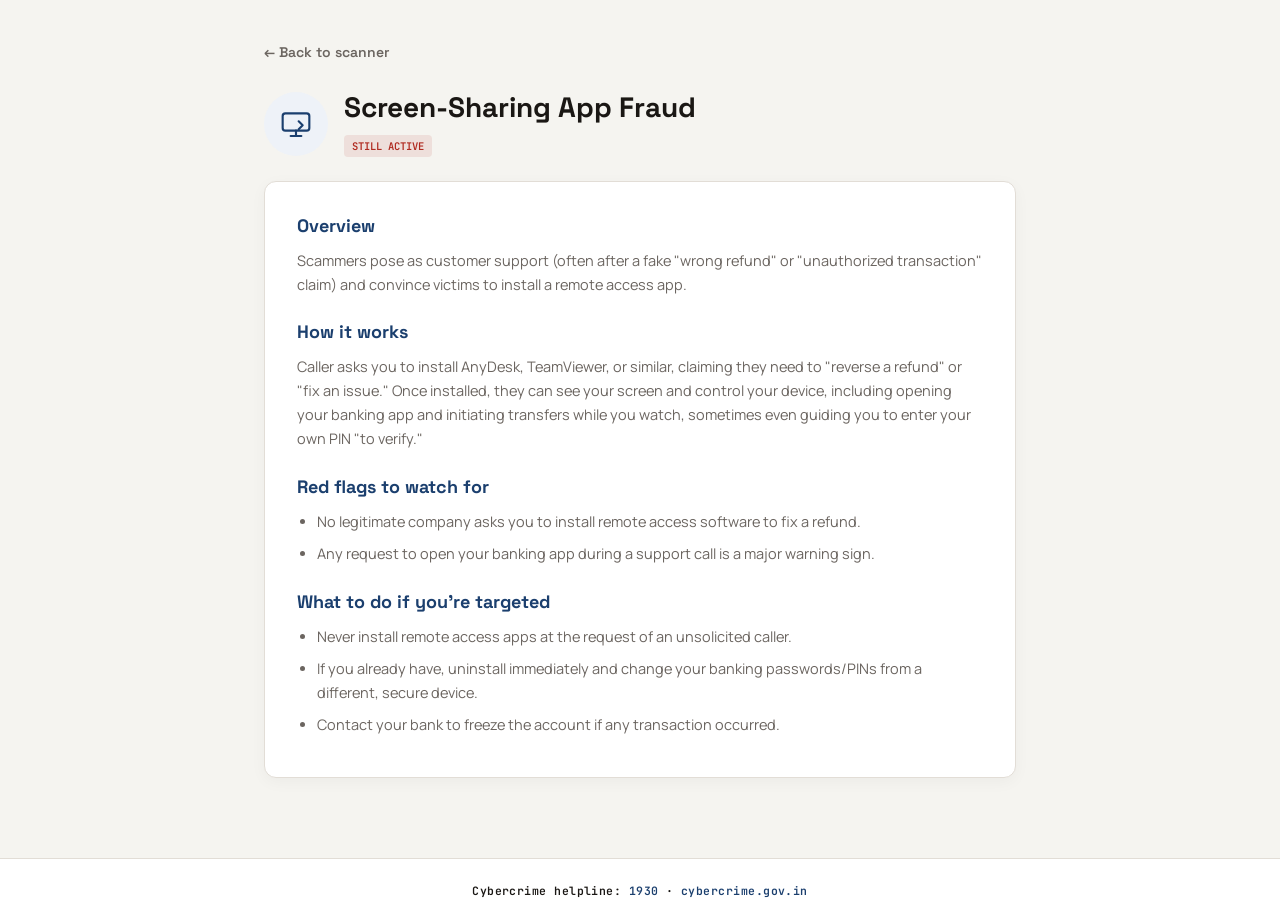
<file: frontend/scams/screen-sharing.html>
<!DOCTYPE html>
<html lang="en">
<head>
<meta charset="UTF-8">
<meta name="viewport" content="width=device-width, initial-scale=1.0">
<title>Screen-Sharing App Fraud — Digital Public Safety</title>
<link rel="preconnect" href="https://fonts.googleapis.com">
<link href="https://fonts.googleapis.com/css2?family=Space+Grotesk:wght@500;600;700&family=Manrope:wght@400;500;600;700&family=JetBrains+Mono:wght@500;600&display=swap" rel="stylesheet">
<link rel="stylesheet" href="shared.css">
</head>
<body>

<div class="container">
  <a href="/" class="back-link">← Back to scanner</a>
  <div class="scam-header">
    <div class="icon-badge">
      <svg viewBox="0 0 24 24"><rect x="2" y="4" width="20" height="13" rx="2"/><path d="M8 21h8M12 17v4"/><path d="M14 10l3 3-3 3"/></svg>
    </div>
    <div>
      <h1>Screen-Sharing App Fraud</h1>
      <span class="sidebar-tag ">Still Active</span>
    </div>
  </div>
  
  <div class="content-section">
    <h2>Overview</h2>
    <p>Scammers pose as customer support (often after a fake "wrong refund" or "unauthorized transaction" claim) and convince victims to install a remote access app.</p>
    
    <h2>How it works</h2>
    <p>Caller asks you to install AnyDesk, TeamViewer, or similar, claiming they need to "reverse a refund" or "fix an issue." Once installed, they can see your screen and control your device, including opening your banking app and initiating transfers while you watch, sometimes even guiding you to enter your own PIN "to verify."</p>
    
    <h2>Red flags to watch for</h2>
    <ul>
      <li>No legitimate company asks you to install remote access software to fix a refund.</li>
      <li>Any request to open your banking app during a support call is a major warning sign.</li>
    </ul>
    
    <h2>What to do if you're targeted</h2>
    <ul>
      <li>Never install remote access apps at the request of an unsolicited caller.</li>
      <li>If you already have, uninstall immediately and change your banking passwords/PINs from a different, secure device.</li>
      <li>Contact your bank to freeze the account if any transaction occurred.</li>
    </ul>
  </div>
</div>

<footer>Cybercrime helpline: <a href="tel:1930">1930</a> · <a href="https://cybercrime.gov.in" target="_blank" rel="noopener">cybercrime.gov.in</a></footer>

</body>
</html>
</file>
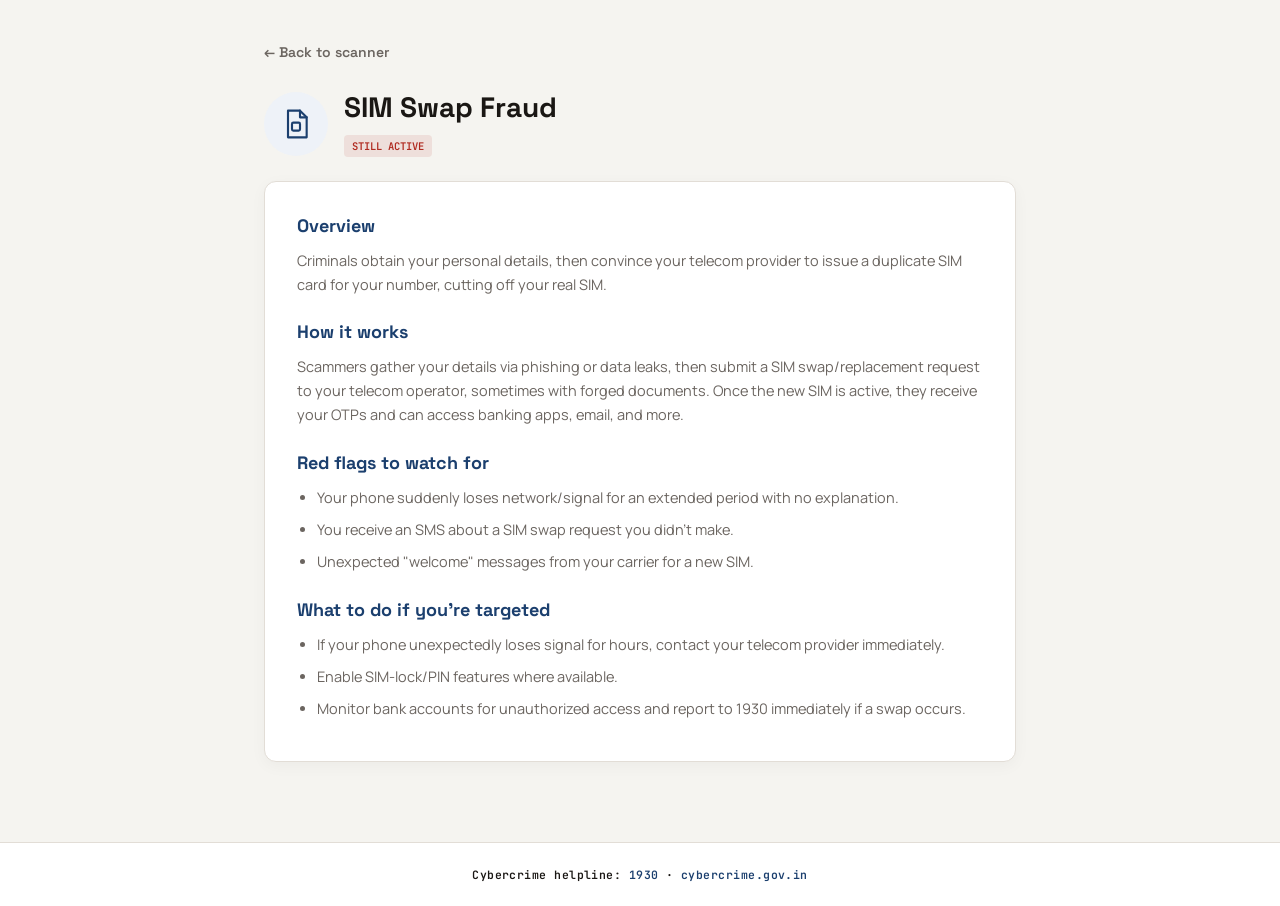
<file: frontend/scams/sim-swap.html>
<!DOCTYPE html>
<html lang="en">
<head>
<meta charset="UTF-8">
<meta name="viewport" content="width=device-width, initial-scale=1.0">
<title>SIM Swap Fraud — Digital Public Safety</title>
<link rel="preconnect" href="https://fonts.googleapis.com">
<link href="https://fonts.googleapis.com/css2?family=Space+Grotesk:wght@500;600;700&family=Manrope:wght@400;500;600;700&family=JetBrains+Mono:wght@500;600&display=swap" rel="stylesheet">
<link rel="stylesheet" href="shared.css">
</head>
<body>

<div class="container">
  <a href="/" class="back-link">← Back to scanner</a>
  <div class="scam-header">
    <div class="icon-badge">
      <svg viewBox="0 0 24 24"><path d="M6 2h9l5 5v15H6z"/><path d="M15 2v5h5"/><rect x="9" y="11" width="6" height="6" rx="1"/></svg>
    </div>
    <div>
      <h1>SIM Swap Fraud</h1>
      <span class="sidebar-tag ">Still Active</span>
    </div>
  </div>
  
  <div class="content-section">
    <h2>Overview</h2>
    <p>Criminals obtain your personal details, then convince your telecom provider to issue a duplicate SIM card for your number, cutting off your real SIM.</p>
    
    <h2>How it works</h2>
    <p>Scammers gather your details via phishing or data leaks, then submit a SIM swap/replacement request to your telecom operator, sometimes with forged documents. Once the new SIM is active, they receive your OTPs and can access banking apps, email, and more.</p>
    
    <h2>Red flags to watch for</h2>
    <ul>
      <li>Your phone suddenly loses network/signal for an extended period with no explanation.</li>
      <li>You receive an SMS about a SIM swap request you didn't make.</li>
      <li>Unexpected "welcome" messages from your carrier for a new SIM.</li>
    </ul>
    
    <h2>What to do if you're targeted</h2>
    <ul>
      <li>If your phone unexpectedly loses signal for hours, contact your telecom provider immediately.</li>
      <li>Enable SIM-lock/PIN features where available.</li>
      <li>Monitor bank accounts for unauthorized access and report to 1930 immediately if a swap occurs.</li>
    </ul>
  </div>
</div>

<footer>Cybercrime helpline: <a href="tel:1930">1930</a> · <a href="https://cybercrime.gov.in" target="_blank" rel="noopener">cybercrime.gov.in</a></footer>

</body>
</html>
</file>
<file: frontend/scams/shared.css>
/* frontend/scams/shared.css */
:root{
  --bg:#F5F4F0;
  --panel:#FFFFFF;
  --line:#E2DDD6;
  --brand:#1B3F6E;
  --brand-light:#EEF2F8;
  --safe:#1A6B42;
  --alert:#B02A20;
  --pending:#8A5E0A;
  --text-hi:#1A1714;
  --text-dim:#6B6560;
}
*{box-sizing:border-box;}
body{
  background:var(--bg);
  color:var(--text-hi);
  font-family:'Manrope', sans-serif;
  margin:0; padding:0;
  min-height:100vh;
  display:flex; flex-direction:column;
}
.container {
  max-width: 800px;
  margin: 40px auto;
  padding: 0 24px;
  flex: 1;
}
.back-link {
  display: inline-flex;
  align-items: center;
  gap: 8px;
  font-family: 'Space Grotesk', sans-serif;
  font-weight: 600;
  font-size: 14px;
  color: var(--text-dim);
  text-decoration: none;
  margin-bottom: 30px;
  transition: color 0.2s;
}
.back-link:hover {
  color: var(--brand);
}
.scam-header {
  display: flex;
  align-items: center;
  gap: 16px;
  margin-bottom: 24px;
}
.icon-badge {
  width: 64px;
  height: 64px;
  border-radius: 50%;
  background: var(--brand-light);
  display: flex;
  align-items: center;
  justify-content: center;
  flex-shrink: 0;
}
.icon-badge svg {
  width: 32px;
  height: 32px;
  stroke: var(--brand);
  stroke-width: 1.6;
  stroke-linecap: round;
  stroke-linejoin: round;
  fill: none;
}
.scam-header h1 {
  margin: 0 0 8px;
  font-family: 'Space Grotesk', sans-serif;
  font-size: 28px;
  color: var(--text-hi);
  line-height: 1.2;
}
.sidebar-tag{ font-family:'JetBrains Mono', monospace; font-size:10.5px; padding:4px 8px; border-radius:4px; background:rgba(176,42,32,0.1); color:var(--alert); text-transform:uppercase; font-weight:600; display:inline-block;}
.sidebar-tag.amber{ background:rgba(138,94,10,0.1); color:var(--pending); }

.content-section {
  background: var(--panel);
  border: 1px solid var(--line);
  border-radius: 12px;
  padding: 32px;
  box-shadow: 0 4px 16px rgba(0,0,0,0.04);
}
.content-section h2 {
  font-family: 'Space Grotesk', sans-serif;
  font-size: 18px;
  color: var(--brand);
  margin: 0 0 12px;
}
.content-section p {
  font-size: 14.5px;
  line-height: 1.65;
  color: var(--text-dim);
  margin: 0 0 24px;
}
.content-section ul {
  margin: 0 0 24px;
  padding-left: 20px;
  font-size: 14.5px;
  line-height: 1.65;
  color: var(--text-dim);
}
.content-section ul li {
  margin-bottom: 8px;
}
.content-section p:last-child, .content-section ul:last-child {
  margin-bottom: 0;
}

footer{
  text-align:center;
  padding: 24px;
  border-top: 1px solid var(--line);
  background: var(--panel);
  font-family:'JetBrains Mono', monospace;
  font-size:11.5px;
  letter-spacing:0.04em;
  color:var(--text-hi);
  font-weight: 600;
  margin-top: 40px;
}
footer a{
  color: var(--brand);
  text-decoration: none;
}
footer a:hover{
  text-decoration: underline;
}
</file>
